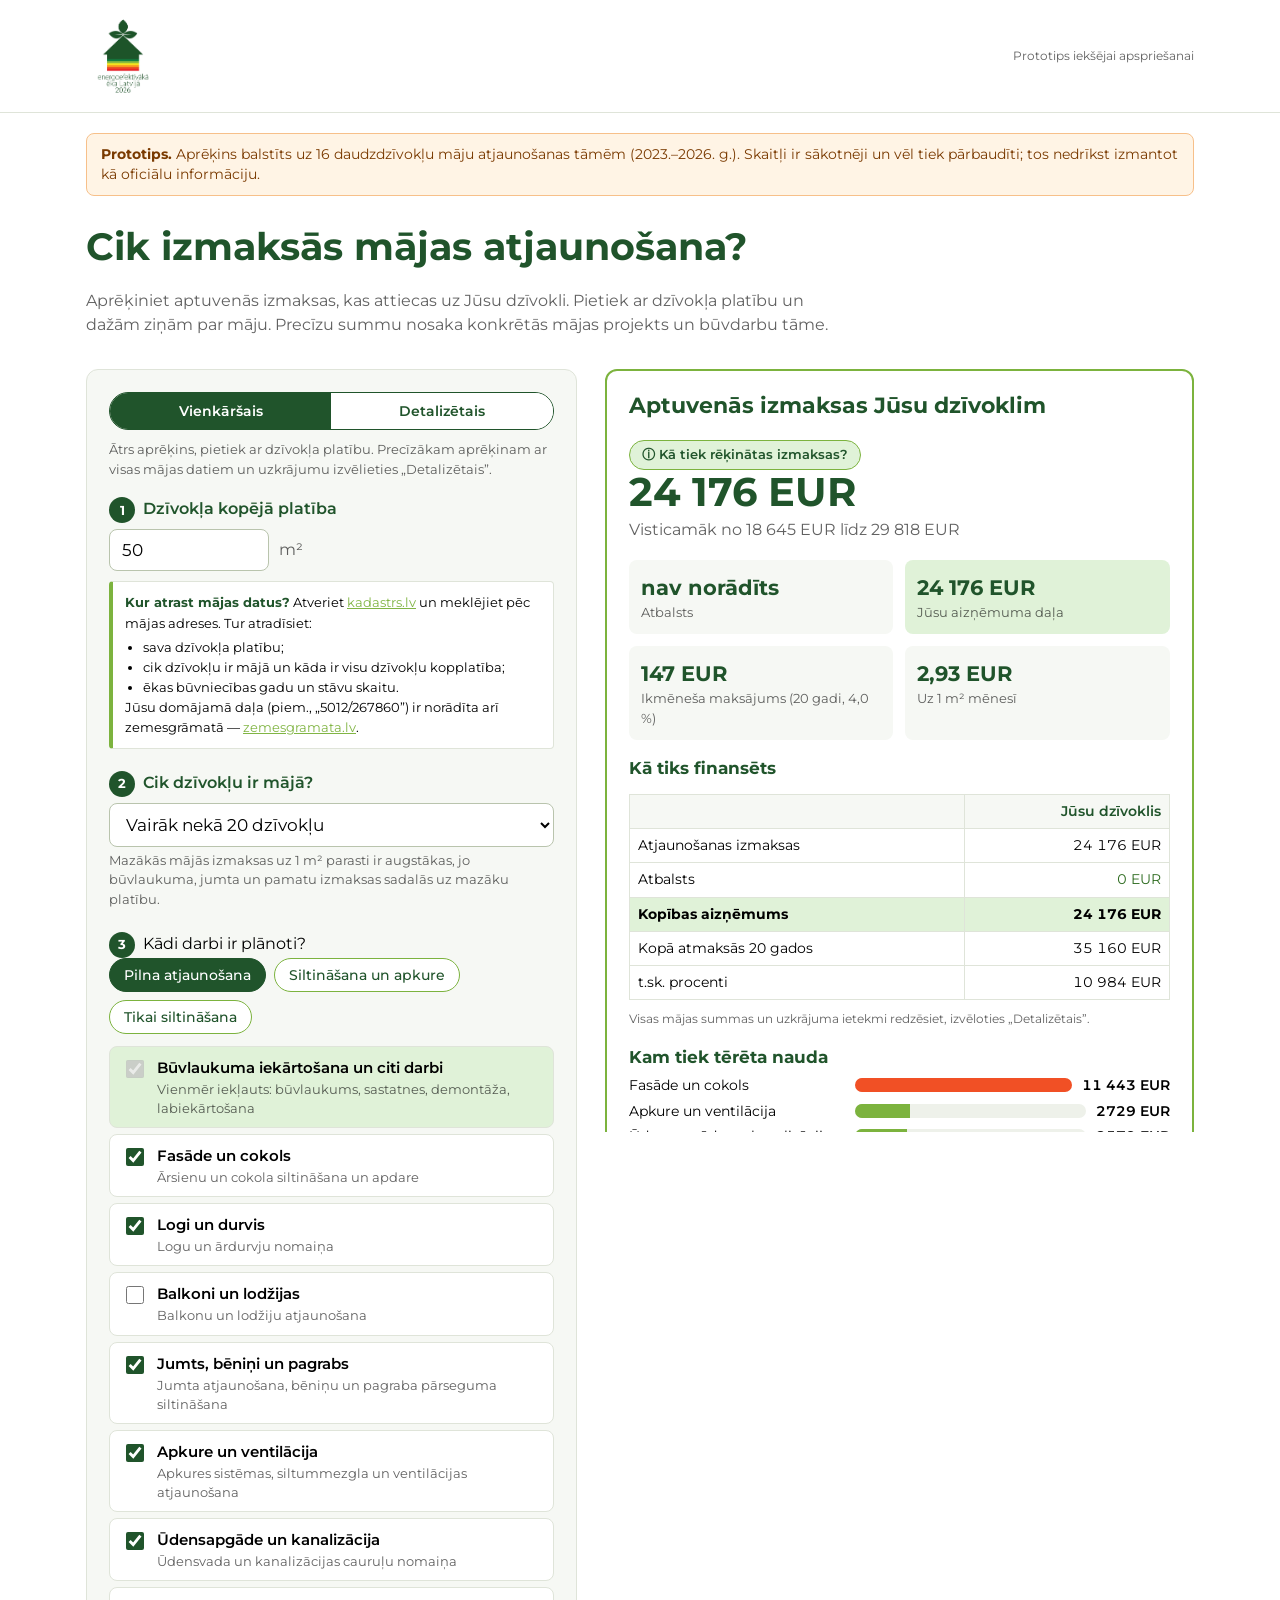
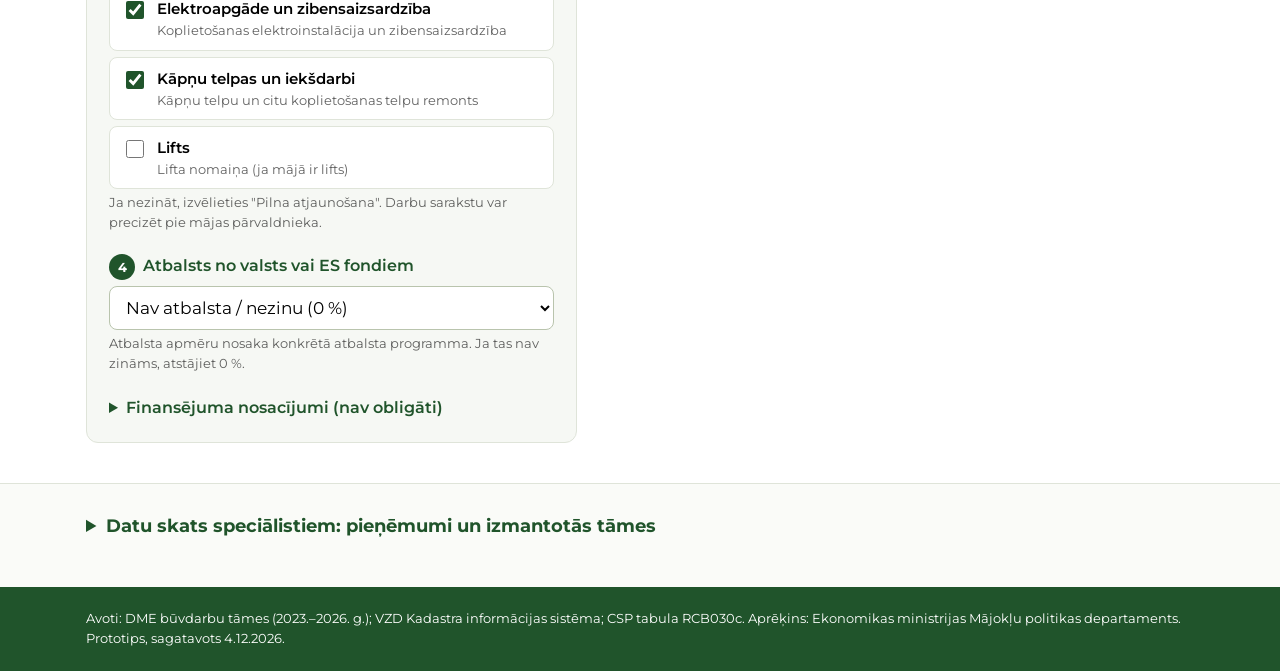
<file: kalkulators.html>
<!doctype html>
<html lang="lv">
<head>
<meta charset="utf-8">
<meta name="viewport" content="width=device-width, initial-scale=1">
<title>Mājas atjaunošanas izmaksu kalkulators — prototips</title>
<link rel="preconnect" href="https://fonts.googleapis.com">
<link rel="preconnect" href="https://fonts.gstatic.com" crossorigin>
<link href="https://fonts.googleapis.com/css2?family=Montserrat:wght@300;400;500;600;700&display=swap" rel="stylesheet">
<style>
:root{
  --g-dark:#20542b; --g:#7cb33e; --g-light:#81b544; --g-subtle:#e0f2d8; --orange:#f15025;
  --text:#000; --muted:rgba(0,0,0,.62); --bg:#fff; --bg-soft:#f6f8f4; --border:#dfe4d9; --r:.5rem;
  --font:'Montserrat',system-ui,-apple-system,'Segoe UI',sans-serif;
}
*{box-sizing:border-box}
body{margin:0;font-family:var(--font);color:var(--text);background:var(--bg);line-height:1.5}
h1,h2,h3{color:var(--g-dark);font-weight:700;line-height:1.2;margin:0 0 .5em}
h1{font-size:clamp(1.6rem,3.5vw,2.4rem)} h2{font-size:1.35rem} h3{font-size:1.05rem}
a{color:var(--g-light)} a:hover{color:var(--orange)}
.wrap{max-width:1140px;margin:0 auto;padding:0 16px}
header{border-bottom:1px solid var(--border);background:#fff}
header .wrap{display:flex;align-items:center;justify-content:space-between;gap:16px;padding-top:14px;padding-bottom:14px}
header img{height:84px;width:auto;display:block}
.proto{background:#fff4e5;border:1px solid #f7c08a;color:#7a3a00;font-size:.85rem;padding:10px 14px;border-radius:var(--r);margin:20px 0 0}
.hero{padding:28px 0 8px}
.hero p{color:var(--muted);max-width:760px;margin:0}
.grid{display:grid;grid-template-columns:minmax(0,5fr) minmax(0,6fr);gap:28px;margin:24px 0 40px}
@media (max-width:900px){.grid{grid-template-columns:1fr}}
.card{background:var(--bg-soft);border:1px solid var(--border);border-radius:12px;padding:22px}
.res{background:#fff;border:2px solid var(--g);position:sticky;top:12px;align-self:start}
@media (max-width:900px){.res{position:static}}
.step{margin-bottom:22px}
.step:last-child{margin-bottom:0}
.step-n{display:inline-flex;width:26px;height:26px;border-radius:50%;background:var(--g-dark);color:#fff;font-size:.8rem;font-weight:700;align-items:center;justify-content:center;margin-right:8px}
label.lbl{display:block;font-weight:600;color:var(--g-dark);margin-bottom:6px}
.hint{font-size:.82rem;color:var(--muted);margin-top:4px}
input[type=number],select{font-family:inherit;font-size:1.05rem;padding:10px 12px;border:1px solid #b9c4ad;border-radius:var(--r);width:100%;background:#fff}
input[type=number]:focus,select:focus{outline:2px solid var(--g);border-color:var(--g)}
.inline{display:flex;gap:10px;align-items:center}
.inline input{max-width:160px}
.unit{color:var(--muted)}
.chips{display:flex;flex-wrap:wrap;gap:8px;margin-bottom:12px}
.chip{font-family:inherit;border:1px solid var(--g);background:#fff;color:var(--g-dark);border-radius:30px;padding:7px 14px;font-size:.88rem;font-weight:500;cursor:pointer}
.chip.on{background:var(--g-dark);border-color:var(--g-dark);color:#fff}
.works{display:grid;gap:6px}
.work{display:flex;gap:10px;align-items:flex-start;background:#fff;border:1px solid var(--border);border-radius:var(--r);padding:9px 12px;cursor:pointer}
.work input{margin-top:4px;accent-color:var(--g-dark);width:18px;height:18px;flex:none}
.work b{font-weight:600;font-size:.95rem}
.work span{display:block;font-size:.8rem;color:var(--muted)}
.work.fixed{background:var(--g-subtle);cursor:default}
details.more{margin-top:6px}
details.more summary{cursor:pointer;color:var(--g-dark);font-weight:600}
.two{display:grid;grid-template-columns:1fr 1fr;gap:12px}
.big{font-size:clamp(1.8rem,4vw,2.5rem);font-weight:700;color:var(--g-dark);line-height:1.1}
.range{font-size:1rem;color:var(--muted);margin-top:4px}
.kpis{display:grid;grid-template-columns:1fr 1fr;gap:12px;margin:18px 0}
.kpi{background:var(--bg-soft);border-radius:var(--r);padding:12px}
.kpi .v{font-size:1.3rem;font-weight:700;color:var(--g-dark)}
.kpi .l{font-size:.8rem;color:var(--muted)}
.kpi.hl{background:var(--g-subtle)}
.bars{margin-top:8px}
.bar{display:grid;grid-template-columns:minmax(120px,40%) 1fr auto;gap:10px;align-items:center;font-size:.85rem;margin:5px 0}
.bar .t{height:14px;background:#eef1ea;border-radius:7px;overflow:hidden}
.bar .t i{display:block;height:100%;background:var(--g)}
.bar .t i.top{background:var(--orange)}
.bar .n{font-variant-numeric:tabular-nums;font-weight:600;min-width:72px;text-align:right}
.note{font-size:.8rem;color:var(--muted);margin-top:14px}
.note ul{margin:6px 0 0;padding-left:18px}
.warn{background:#fff4e5;border-left:4px solid var(--orange);padding:8px 12px;font-size:.85rem;margin-top:12px;border-radius:4px}
.expert{border-top:1px solid var(--border);padding:28px 0 48px;background:#fafbf8}
.expert summary{cursor:pointer;font-weight:700;color:var(--g-dark);font-size:1.15rem}
table{border-collapse:collapse;width:100%;font-size:.85rem;background:#fff}
th,td{border:1px solid var(--border);padding:6px 8px;text-align:left;vertical-align:top}
th{background:var(--g-dark);color:#fff;font-weight:600}
td.r,th.r{text-align:right;font-variant-numeric:tabular-nums}
tr.off td{color:#aaa;background:#f4f4f4}
.tbl{overflow-x:auto;margin:12px 0 20px}
.src{font-size:.78rem;color:var(--muted)}
footer{background:var(--g-dark);color:#fff;font-size:.82rem;padding:22px 0}
footer a{color:#cfe8b8}
.mode{display:flex;border:1px solid var(--g-dark);border-radius:30px;overflow:hidden;margin-bottom:20px}
.mode button{flex:1;font-family:inherit;font-size:.9rem;font-weight:600;border:0;background:#fff;color:var(--g-dark);padding:9px 10px;cursor:pointer}
.mode button.on{background:var(--g-dark);color:#fff}
body[data-mode=simple] .adv,body[data-mode=adv] .simple{display:none}
.info{background:#fff;border:1px solid var(--border);border-left:4px solid var(--g);border-radius:4px;padding:10px 12px;font-size:.84rem;margin-top:10px}
.info b{color:var(--g-dark)}
.info ul{margin:4px 0 0;padding-left:18px}
.share{background:var(--g-subtle);border-radius:var(--r);padding:8px 12px;font-size:.9rem;margin-top:10px}
.share b{color:var(--g-dark)}
.res-h{display:flex;justify-content:space-between;align-items:flex-start;gap:10px;flex-wrap:wrap}
.how{font-family:inherit;font-size:.82rem;font-weight:600;color:var(--g-dark);background:var(--g-subtle);border:1px solid var(--g);border-radius:30px;padding:5px 12px;cursor:pointer;white-space:nowrap}
.how:hover{background:var(--g);color:#fff}
table.fin{margin:8px 0 4px;font-size:.88rem}
table.fin th{background:var(--bg-soft);color:var(--g-dark)}
table.fin tr.tot td{font-weight:700;background:var(--g-subtle)}
table.fin td.minus{color:#2d6b1f}
dialog#how{border:0;border-radius:12px;padding:0;width:min(680px,calc(100vw - 32px));max-height:calc(100vh - 32px);box-shadow:0 10px 40px rgba(0,0,0,.3);font-family:var(--font)}
dialog#how::backdrop{background:rgba(0,0,0,.45)}
.dlg-h{display:flex;justify-content:space-between;align-items:center;gap:10px;padding:16px 20px;border-bottom:1px solid var(--border);position:sticky;top:0;background:#fff}
.dlg-h h2{margin:0;font-size:1.15rem}
.dlg-x{font-family:inherit;font-size:1.5rem;line-height:1;border:0;background:none;cursor:pointer;color:var(--muted);padding:0 4px}
.dlg-b{padding:16px 20px 22px;font-size:.92rem}
.dlg-b ol{padding-left:20px;margin:6px 0 14px}
.dlg-b li{margin-bottom:6px}
.ex{background:var(--bg-soft);border:1px solid var(--border);border-radius:var(--r);padding:12px 14px;margin:10px 0 14px}
.ex h3{margin:0 0 6px;font-size:.98rem}
.ex table{font-size:.86rem}
.ex td:first-child{width:60%}
</style>
</head>
<body data-mode="simple">
<header><div class="wrap">
  <img src="[data-uri]" alt="Energoefektīvāka ēka">
  <span class="src">Prototips iekšējai apspriešanai</span>
</div></header>

<main class="wrap">
  <div class="proto"><b>Prototips.</b> Aprēķins balstīts uz 16 daudzdzīvokļu māju atjaunošanas tāmēm (2023.–2026. g.). Skaitļi ir sākotnēji un vēl tiek pārbaudīti; tos nedrīkst izmantot kā oficiālu informāciju.</div>

  <section class="hero">
    <h1>Cik izmaksās mājas atjaunošana?</h1>
    <p>Aprēķiniet aptuvenās izmaksas, kas attiecas uz Jūsu dzīvokli. Pietiek ar dzīvokļa platību un dažām ziņām par māju. Precīzu summu nosaka konkrētās mājas projekts un būvdarbu tāme.</p>
  </section>

  <div class="grid">
    <!-- IEVADE -->
    <section class="card" aria-label="Ievaddati">
      <div class="mode" role="group" aria-label="Aprēķina veids">
        <button type="button" data-mode="simple" class="on" aria-pressed="true">Vienkāršais</button>
        <button type="button" data-mode="adv" aria-pressed="false">Detalizētais</button>
      </div>
      <p class="hint simple" style="margin:-10px 0 18px">Ātrs aprēķins, pietiek ar dzīvokļa platību. Precīzākam aprēķinam ar visas mājas datiem un uzkrājumu izvēlieties „Detalizētais”.</p>
      <p class="hint adv" style="margin:-10px 0 18px">Ievadiet mājas datus no kadastrs.lv — tad aprēķins balstīsies uz Jūsu domājamo daļu un parādīs arī visas mājas summas.</p>

      <div class="step">
        <label class="lbl" for="pl"><span class="step-n">1</span>Dzīvokļa kopējā platība</label>
        <div class="inline"><input id="pl" type="number" min="10" max="400" step="0.1" value="50" inputmode="decimal"><span class="unit">m²</span></div>
        <div class="info">
          <b>Kur atrast mājas datus?</b> Atveriet <a href="https://www.kadastrs.lv" target="_blank" rel="noopener">kadastrs.lv</a> un meklējiet pēc mājas adreses. Tur atradīsiet:
          <ul>
            <li>sava dzīvokļa platību;</li>
            <li>cik dzīvokļu ir mājā un kāda ir visu dzīvokļu kopplatība;</li>
            <li>ēkas būvniecības gadu un stāvu skaitu.</li>
          </ul>
          Jūsu domājamā daļa (piem., „5012/267860”) ir norādīta arī zemesgrāmatā — <a href="https://www.zemesgramata.lv" target="_blank" rel="noopener">zemesgramata.lv</a>.
        </div>
      </div>

      <div class="step simple">
        <label class="lbl" for="dz"><span class="step-n">2</span>Cik dzīvokļu ir mājā?</label>
        <select id="dz">
          <option value="small">Līdz 20 dzīvokļiem</option>
          <option value="large" selected>Vairāk nekā 20 dzīvokļu</option>
        </select>
        <div class="hint">Mazākās mājās izmaksas uz 1 m² parasti ir augstākas, jo būvlaukuma, jumta un pamatu izmaksas sadalās uz mazāku platību.</div>
      </div>

      <div class="step adv">
        <span class="lbl"><span class="step-n">2</span>Mājas dati</span>
        <div class="two">
          <div><label class="lbl" for="dzN" style="font-weight:500">Dzīvokļu skaits mājā</label>
            <div class="inline"><input id="dzN" type="number" min="2" max="500" step="1" value="60" inputmode="numeric"><span class="unit">dz.</span></div></div>
          <div><label class="lbl" for="plTot" style="font-weight:500">Visu dzīvokļu kopplatība</label>
            <div class="inline"><input id="plTot" type="number" min="20" max="100000" step="0.1" value="3000" inputmode="decimal"><span class="unit">m²</span></div></div>
        </div>
        <div class="hint">Abi skaitļi atrodami kadastrs.lv pie ēkas datiem. Kopplatībā neieskaita kāpņu telpas, pagrabus un citas koplietošanas telpas.</div>
        <div class="share" id="r-share">–</div>
      </div>

      <div class="step">
        <span class="lbl"><span class="step-n">3</span>Kādi darbi ir plānoti?</span>
        <div class="chips" role="group" aria-label="Darbu komplekti">
          <button type="button" class="chip" data-preset="pilna">Pilna atjaunošana</button>
          <button type="button" class="chip" data-preset="silt_apk">Siltināšana un apkure</button>
          <button type="button" class="chip" data-preset="silt">Tikai siltināšana</button>
        </div>
        <div class="works" id="works"></div>
        <div class="hint">Ja nezināt, izvēlieties "Pilna atjaunošana". Darbu sarakstu var precizēt pie mājas pārvaldnieka.</div>
      </div>

      <div class="step">
        <label class="lbl" for="atb"><span class="step-n">4</span>Atbalsts no valsts vai ES fondiem</label>
        <select id="atb">
          <option value="0" selected>Nav atbalsta / nezinu (0 %)</option>
          <option value="40">40 % no izmaksām</option>
          <option value="45">45 % no izmaksām</option>
          <option value="50">50 % no izmaksām</option>
        </select>
        <div class="hint">Atbalsta apmēru nosaka konkrētā atbalsta programma. Ja tas nav zināms, atstājiet 0 %.</div>
      </div>

      <details class="more">
        <summary>Finansējuma nosacījumi (nav obligāti)</summary>
        <div class="two" style="margin-top:10px">
          <div><label class="lbl" for="term">Atmaksas termiņš</label>
            <div class="inline"><input id="term" type="number" min="1" max="30" step="1" value="20"><span class="unit">gadi</span></div></div>
          <div><label class="lbl" for="rate">Procentu likme</label>
            <div class="inline"><input id="rate" type="number" min="0" max="20" step="0.1" value="4"><span class="unit">% gadā</span></div></div>
        </div>
        <div class="hint">Noklusējuma vērtības ir piemērs, nevis piedāvājums. Faktiskos nosacījumus nosaka aizdevējs.</div>
        <div class="adv" style="margin-top:14px">
          <label class="lbl" for="sav">Mājas uzkrājums remontu fondā</label>
          <div class="inline"><input id="sav" type="number" min="0" step="100" value="0" inputmode="decimal"><span class="unit">EUR</span></div>
          <div class="hint">Cik naudas mājai jau ir uzkrāts. To izmanto izmaksu segšanai, un par šo summu mazāk jāaizņemas. Summu var uzzināt pie mājas pārvaldnieka.</div>
        </div>
        <div class="hint simple" style="margin-top:10px">Mājas uzkrājumu var ievadīt detalizētajā režīmā.</div>
      </details>
    </section>

    <!-- REZULTĀTS -->
    <section class="card res" aria-live="polite" aria-label="Rezultāts">
      <div class="res-h">
        <h2>Aptuvenās izmaksas Jūsu dzīvoklim</h2>
        <button type="button" class="how" id="how-open">ⓘ Kā tiek rēķinātas izmaksas?</button>
      </div>
      <div class="big" id="r-typ">–</div>
      <div class="range" id="r-range">–</div>

      <div class="kpis">
        <div class="kpi"><div class="v" id="r-atb">–</div><div class="l">Atbalsts</div></div>
        <div class="kpi hl"><div class="v" id="r-own">–</div><div class="l">Jūsu aizņēmuma daļa</div></div>
        <div class="kpi"><div class="v" id="r-month">–</div><div class="l" id="r-month-l">Ikmēneša maksājums</div></div>
        <div class="kpi"><div class="v" id="r-m2">–</div><div class="l">Uz 1 m² mēnesī</div></div>
      </div>

      <h3>Kā tiks finansēts</h3>
      <div class="tbl" style="margin:0 0 6px"><table class="fin" id="fin"></table></div>
      <div class="src" id="fin-note" style="margin-bottom:18px"></div>

      <h3>Kam tiek tērēta nauda</h3>
      <div class="bars" id="bars"></div>
      <div id="warn"></div>

      <div class="note">
        Summās ir iekļauts PVN 21 %; cenas pārrēķinātas <span id="r-baze"></span> līmenī.
        <b>Nav iekļauts:</b>
        <ul>
          <li>projektēšana, būvuzraudzība un projekta vadība;</li>
          <li>neparedzēto izdevumu rezerve (tāmēs parasti 1,5–3 %);</li>
          <li>darbi dzīvokļu iekšienē, ja tie nav kopīpašuma daļa.</li>
        </ul>
        Diapazons parāda, kādās robežās izmaksas bijušas pusei no izvērtētajām mājām.
      </div>
    </section>
  </div>
</main>

<!-- SKAIDROJUMS -->
<dialog id="how" aria-labelledby="how-t">
  <div class="dlg-h"><h2 id="how-t">Kā tiek rēķinātas izmaksas?</h2><button type="button" class="dlg-x" id="how-close" aria-label="Aizvērt">×</button></div>
  <div class="dlg-b">
    <p style="margin-top:0">Daudzdzīvokļu mājas atjaunošanas izmaksas sedz visi dzīvokļu īpašnieki kopā. Katrs maksā <b>atbilstoši savai domājamajai daļai</b> — jo lielāks dzīvoklis, jo lielāka daļa.</p>
    <ol>
      <li><b>Izmaksas uz 1 m².</b> No 16 māju būvdarbu tāmēm aprēķina, cik vidēji maksā katrs izvēlētais darbs uz 1 m² dzīvokļu platības. Mazām mājām (līdz 20 dzīvokļiem) piemēro koeficientu, jo tur izmaksas uz 1 m² parasti ir augstākas.</li>
      <li><b>Visas mājas izmaksas</b> = izmaksas uz 1 m² × visu dzīvokļu kopplatība.</li>
      <li><b>Domājamā daļa</b> = Jūsu dzīvokļa platība ÷ visu dzīvokļu kopplatība.</li>
      <li><b>Jūsu daļa</b> = visas mājas summa × Jūsu domājamā daļa. Tāpat sadala atbalstu, uzkrājumu un aizņēmumu.</li>
      <li><b>Ikmēneša maksājums</b> — Jūsu aizņēmuma daļa, sadalīta pa mēnešiem visā atmaksas termiņā, ieskaitot procentus.</li>
    </ol>

    <div class="ex">
      <h3>Piemērs</h3>
      <table>
        <tr><td>Dzīvokļa platība</td><td class="r">50 m²</td></tr>
        <tr><td>Visu dzīvokļu kopplatība mājā</td><td class="r">2 500 m²</td></tr>
        <tr><td><b>Domājamā daļa</b> = 50 ÷ 2 500</td><td class="r"><b>2 %</b></td></tr>
        <tr><td>Visas mājas atjaunošanas izmaksas</td><td class="r">500 000 EUR</td></tr>
        <tr><td>Atbalsts 50 %</td><td class="r">–250 000 EUR</td></tr>
        <tr><td>No mājas uzkrājuma</td><td class="r">–20 000 EUR</td></tr>
        <tr><td>Kopības aizņēmums</td><td class="r">230 000 EUR</td></tr>
        <tr><td><b>Jūsu aizņēmuma daļa</b> = 230 000 × 2 %</td><td class="r"><b>4 600 EUR</b></td></tr>
      </table>
      <p class="src" style="margin:8px 0 0">Jūsu dzīvokļa izmaksas kopā: 500 000 × 2 % = 10 000 EUR. No tām atbalsts sedz 5 000 EUR, uzkrājums — 400 EUR, un 4 600 EUR ir Jūsu daļa no aizņēmuma.</p>
    </div>

    <div class="ex" id="how-yours"></div>

    <p class="src" style="margin-bottom:0">Dzīvokļa un mājas platības atradīsiet <a href="https://www.kadastrs.lv" target="_blank" rel="noopener">kadastrs.lv</a>, domājamo daļu — zemesgrāmatā (<a href="https://www.zemesgramata.lv" target="_blank" rel="noopener">zemesgramata.lv</a>). Aprēķins ir aptuvens; precīzu summu nosaka konkrētās mājas projekts un būvdarbu tāme.</p>
  </div>
</dialog>

<!-- SPECIĀLISTU SKATS -->
<section class="expert"><div class="wrap">
  <details id="exp">
    <summary>Datu skats speciālistiem: pieņēmumi un izmantotās tāmes</summary>
    <p class="src" style="margin-top:12px">Šo sadaļu iedzīvotāji neredzēs. Atzīmējot vai noņemot ēkas, aprēķins augšā mainās uzreiz — tā var pārbaudīt, kā atsevišķas tāmes ietekmē rezultātu.</p>

    <h3 style="margin-top:20px">Izmaksas pa darbu veidiem, EUR uz m² dzīvokļu platības (ar PVN)</h3>
    <div class="tbl"><table id="t-kat"></table></div>
    <p class="src" id="t-kat-note"></p>

    <h3>Tāmes</h3>
    <div class="tbl"><table id="t-ekas"></table></div>

    <h3>Metodika</h3>
    <ul class="src" style="font-size:.85rem">
      <li>Izejas dati: 17 DME būvdarbu tāmes (16 ēkas). Izmaksas = tāmes "Pavisam kopā" (tiešās izmaksas, virsizdevumi, peļņa) + PVN 21 %. Finanšu rezerve nav iekļauta.</li>
      <li>Dzīvokļu platība un skaits — VZD Kadastra informācijas sistēma. Izmaksas attiecinātas uz dzīvokļu kopplatību (bez koplietošanas telpām).</li>
      <li>Cenas pārrēķinātas vienā līmenī pēc CSP būvniecības izmaksu indeksa dzīvojamām ēkām (tabula RCB030c), ņemot vērā tāmes sastādīšanas ceturksni.</li>
      <li>Tāmju sadaļas apvienotas 11 darbu veidos. Katram darbu veidam aprēķina 25. procentili, mediānu un 75. procentili tikai starp ēkām, kurās šis darbs ir veikts. Dzīvokļa izmaksas = izvēlēto darbu vērtību summa × dzīvokļa platība × mājas lieluma koeficients.</li>
      <li>Mājas lieluma koeficients = mediāna attiecībai "faktiskās tāmes izmaksas / aprēķinātās izmaksas" attiecīgās grupas ēkām. Tas koriģē mēroga efektu mazās mājās.</li>
      <li>Ierobežojumi: maza izlase (16 ēkas, no tām 11 Rīgā); tāmes nav faktiskās izmaksas; rezultāti jāpārbauda pret īstenoto projektu datiem.</li>
    </ul>
  </details>
</div></section>

<footer><div class="wrap">
  Avoti: DME būvdarbu tāmes (2023.–2026. g.); VZD Kadastra informācijas sistēma; CSP tabula RCB030c. Aprēķins: Ekonomikas ministrijas Mājokļu politikas departaments. Prototips, sagatavots <span id="f-date"></span>
</div></footer>

<script>
const DATA = {"baze": "2026Q2", "kat": ["Būvlaukums un sagatavošana", "Fasāde un cokols", "Logi un durvis", "Balkoni un lodžijas", "Jumts, bēniņi un pagrabs", "Apkure un ventilācija", "Ūdensapgāde un kanalizācija", "Elektroapgāde un zibensaizsardzība", "Kāpņu telpas un iekšdarbi", "Lifts", "Citi darbi"], "ekas": [{"id": "DME3-245", "adrese": "Kvēles iela 39, Rīga", "serija": "464. sērija", "gads": 1964, "stavi": 5, "dz": 60, "pl": 2678.6, "pilna": true, "q": "2025Q3", "kat": {"Būvlaukums un sagatavošana": 19.82, "Fasāde un cokols": 98.37, "Logi un durvis": 55.85, "Balkoni un lodžijas": 34.34, "Jumts, bēniņi un pagrabs": 34.55, "Apkure un ventilācija": 54.28, "Ūdensapgāde un kanalizācija": 52.09, "Elektroapgāde un zibensaizsardzība": 0.0, "Kāpņu telpas un iekšdarbi": 0.0, "Lifts": 0.0, "Citi darbi": 3.67}, "rez": 0.0}, {"id": "DME3-29", "adrese": "Cialkovska iela 12, Daugavpils", "serija": "316./318. sērija", "gads": 1967, "stavi": 5, "dz": 82, "pl": 3931.9, "pilna": true, "q": "2025Q4", "kat": {"Būvlaukums un sagatavošana": 11.94, "Fasāde un cokols": 203.48, "Logi un durvis": 23.19, "Balkoni un lodžijas": 0.0, "Jumts, bēniņi un pagrabs": 55.93, "Apkure un ventilācija": 59.48, "Ūdensapgāde un kanalizācija": 47.93, "Elektroapgāde un zibensaizsardzība": 12.02, "Kāpņu telpas un iekšdarbi": 8.7, "Lifts": 0.0, "Citi darbi": 14.43}, "rez": 0.0}, {"id": "DME3-243", "adrese": "Ropažu iela 5, Rīga", "serija": "Specprojekts", "gads": 1972, "stavi": 5, "dz": 110, "pl": 6150.1, "pilna": true, "q": "2025Q2", "kat": {"Būvlaukums un sagatavošana": 6.83, "Fasāde un cokols": 253.24, "Logi un durvis": 41.05, "Balkoni un lodžijas": 0.0, "Jumts, bēniņi un pagrabs": 52.53, "Apkure un ventilācija": 62.34, "Ūdensapgāde un kanalizācija": 27.66, "Elektroapgāde un zibensaizsardzība": 8.51, "Kāpņu telpas un iekšdarbi": 24.88, "Lifts": 0.0, "Citi darbi": 0.0}, "rez": 0.0}, {"id": "DME3-53", "adrese": "Stūres iela 2A, Rīga", "serija": "464. sērija", "gads": 1970, "stavi": 5, "dz": 60, "pl": 3120.5, "pilna": true, "q": "2025Q3", "kat": {"Būvlaukums un sagatavošana": 34.7, "Fasāde un cokols": 228.63, "Logi un durvis": 51.43, "Balkoni un lodžijas": 0.0, "Jumts, bēniņi un pagrabs": 59.35, "Apkure un ventilācija": 58.98, "Ūdensapgāde un kanalizācija": 45.29, "Elektroapgāde un zibensaizsardzība": 0.0, "Kāpņu telpas un iekšdarbi": 0.0, "Lifts": 0.0, "Citi darbi": 0.0}, "rez": 0.0}, {"id": "DME3-140", "adrese": "Nīcgales iela 19, Rīga", "serija": "464. sērija", "gads": 1971, "stavi": 5, "dz": 60, "pl": 2788.5, "pilna": true, "q": "2025Q3", "kat": {"Būvlaukums un sagatavošana": 31.64, "Fasāde un cokols": 252.54, "Logi un durvis": 22.12, "Balkoni un lodžijas": 0.0, "Jumts, bēniņi un pagrabs": 45.64, "Apkure un ventilācija": 53.26, "Ūdensapgāde un kanalizācija": 28.39, "Elektroapgāde un zibensaizsardzība": 8.19, "Kāpņu telpas un iekšdarbi": 38.4, "Lifts": 0.0, "Citi darbi": 6.63}, "rez": 14.6}, {"id": "DME3-38", "adrese": "Brīvības gatve 310, Rīga", "serija": "Specprojekts", "gads": 1959, "stavi": 6, "dz": 68, "pl": 5195.2, "pilna": true, "q": "2025Q2", "kat": {"Būvlaukums un sagatavošana": 9.03, "Fasāde un cokols": 305.38, "Logi un durvis": 18.58, "Balkoni un lodžijas": 0.0, "Jumts, bēniņi un pagrabs": 12.4, "Apkure un ventilācija": 90.93, "Ūdensapgāde un kanalizācija": 55.2, "Elektroapgāde un zibensaizsardzība": 32.8, "Kāpņu telpas un iekšdarbi": 25.57, "Lifts": 0.0, "Citi darbi": 0.0}, "rez": 0.0}, {"id": "DME3-258", "adrese": "Džohara Dudajeva gatve 13, Rīga", "serija": "464. sērija", "gads": 1976, "stavi": 5, "dz": 89, "pl": 4370.1, "pilna": true, "q": "2026Q1", "kat": {"Būvlaukums un sagatavošana": 23.96, "Fasāde un cokols": 249.94, "Logi un durvis": 61.53, "Balkoni un lodžijas": 0.0, "Jumts, bēniņi un pagrabs": 35.22, "Apkure un ventilācija": 54.43, "Ūdensapgāde un kanalizācija": 61.68, "Elektroapgāde un zibensaizsardzība": 16.27, "Kāpņu telpas un iekšdarbi": 39.37, "Lifts": 0.0, "Citi darbi": 1.11}, "rez": 16.31}, {"id": "DME3-147", "adrese": "Stirnu iela 35A, Rīga", "serija": "602. sērija", "gads": 1972, "stavi": 9, "dz": 72, "pl": 4002.9, "pilna": true, "q": "2026Q1", "kat": {"Būvlaukums un sagatavošana": 30.35, "Fasāde un cokols": 233.9, "Logi un durvis": 59.36, "Balkoni un lodžijas": 46.25, "Jumts, bēniņi un pagrabs": 32.51, "Apkure un ventilācija": 50.87, "Ūdensapgāde un kanalizācija": 75.69, "Elektroapgāde un zibensaizsardzība": 5.75, "Kāpņu telpas un iekšdarbi": 18.4, "Lifts": 25.78, "Citi darbi": 7.59}, "rez": 17.59}, {"id": "DME3-5", "adrese": "Auces iela 7, Rīga", "serija": "Pirmskara ēka", "gads": 1938, "stavi": 3, "dz": 10, "pl": 501.7, "pilna": true, "q": "2023Q3", "kat": {"Būvlaukums un sagatavošana": 29.39, "Fasāde un cokols": 240.04, "Logi un durvis": 87.42, "Balkoni un lodžijas": 0.0, "Jumts, bēniņi un pagrabs": 171.45, "Apkure un ventilācija": 116.0, "Ūdensapgāde un kanalizācija": 85.56, "Elektroapgāde un zibensaizsardzība": 0.0, "Kāpņu telpas un iekšdarbi": 20.46, "Lifts": 0.0, "Citi darbi": 0.0}, "rez": 0.0}, {"id": "DME3-125", "adrese": "Stirnu iela 33, Rīga", "serija": "602. sērija", "gads": 1972, "stavi": 9, "dz": 72, "pl": 4018.8, "pilna": true, "q": "2025Q4", "kat": {"Būvlaukums un sagatavošana": 14.73, "Fasāde un cokols": 318.89, "Logi un durvis": 54.02, "Balkoni un lodžijas": 66.9, "Jumts, bēniņi un pagrabs": 44.23, "Apkure un ventilācija": 55.71, "Ūdensapgāde un kanalizācija": 69.48, "Elektroapgāde un zibensaizsardzība": 27.67, "Kāpņu telpas un iekšdarbi": 33.85, "Lifts": 36.93, "Citi darbi": 1.25}, "rez": 10.85}, {"id": "DME3-171", "adrese": "Matīsa iela 33, Rīga", "serija": "Pirmskara ēka", "gads": 1912, "stavi": 6, "dz": 6, "pl": 517.2, "pilna": true, "q": "2025Q4", "kat": {"Būvlaukums un sagatavošana": 39.55, "Fasāde un cokols": 381.68, "Logi un durvis": 191.71, "Balkoni un lodžijas": 0.0, "Jumts, bēniņi un pagrabs": 125.25, "Apkure un ventilācija": 109.5, "Ūdensapgāde un kanalizācija": 87.71, "Elektroapgāde un zibensaizsardzība": 22.59, "Kāpņu telpas un iekšdarbi": 80.74, "Lifts": 0.0, "Citi darbi": 2.7}, "rez": 10.41}, {"id": "DME3-314", "adrese": "Stacijas iela 18, Olaine, Olaines nov.", "serija": "316./318. sērija", "gads": 1966, "stavi": 5, "dz": 85, "pl": 3987.2, "pilna": false, "q": "2025Q2", "kat": {"Būvlaukums un sagatavošana": 4.56, "Fasāde un cokols": 143.62, "Logi un durvis": 23.36, "Balkoni un lodžijas": 0.0, "Jumts, bēniņi un pagrabs": 34.25, "Apkure un ventilācija": 58.42, "Ūdensapgāde un kanalizācija": 0.0, "Elektroapgāde un zibensaizsardzība": 1.67, "Kāpņu telpas un iekšdarbi": 13.45, "Lifts": 0.0, "Citi darbi": 4.01}, "rez": 8.5}, {"id": "DME3-311", "adrese": "Jelgavas iela 12, Olaine, Olaines nov.", "serija": "Mazģimeņu māja", "gads": 1980, "stavi": 6, "dz": 74, "pl": 3146.0, "pilna": false, "q": "2025Q3", "kat": {"Būvlaukums un sagatavošana": 18.46, "Fasāde un cokols": 108.38, "Logi un durvis": 77.72, "Balkoni un lodžijas": 0.0, "Jumts, bēniņi un pagrabs": 38.43, "Apkure un ventilācija": 38.84, "Ūdensapgāde un kanalizācija": 0.0, "Elektroapgāde un zibensaizsardzība": 3.74, "Kāpņu telpas un iekšdarbi": 23.63, "Lifts": 0.0, "Citi darbi": 2.31}, "rez": 9.35}, {"id": "DME3-316", "adrese": "Stacijas iela 34, Olaine, Olaines nov.", "serija": "Mazģimeņu māja", "gads": 1980, "stavi": 6, "dz": 74, "pl": 3170.3, "pilna": false, "q": "2025Q3", "kat": {"Būvlaukums un sagatavošana": 4.68, "Fasāde un cokols": 133.98, "Logi un durvis": 71.16, "Balkoni un lodžijas": 0.0, "Jumts, bēniņi un pagrabs": 40.32, "Apkure un ventilācija": 44.78, "Ūdensapgāde un kanalizācija": 0.0, "Elektroapgāde un zibensaizsardzība": 2.23, "Kāpņu telpas un iekšdarbi": 26.43, "Lifts": 0.0, "Citi darbi": 2.99}, "rez": 9.8}, {"id": "DME3-202", "adrese": "Kalna iela 4, Rubene, Kocēnu pag., Valmieras nov.", "serija": "103. sērija", "gads": 1992, "stavi": 3, "dz": 18, "pl": 1299.7, "pilna": false, "q": "2026Q1", "kat": {"Būvlaukums un sagatavošana": 36.81, "Fasāde un cokols": 249.79, "Logi un durvis": 70.29, "Balkoni un lodžijas": 0.0, "Jumts, bēniņi un pagrabs": 83.25, "Apkure un ventilācija": 77.56, "Ūdensapgāde un kanalizācija": 0.0, "Elektroapgāde un zibensaizsardzība": 0.0, "Kāpņu telpas un iekšdarbi": 0.0, "Lifts": 0.0, "Citi darbi": 3.18}, "rez": -0.0}, {"id": "DME3-50", "adrese": "Dzintarkrasti, Loja, Sējas pag., Saulkrastu nov.", "serija": "103. sērija", "gads": 1981, "stavi": 3, "dz": 18, "pl": 1192.5, "pilna": false, "q": "2025Q2", "kat": {"Būvlaukums un sagatavošana": 85.19, "Fasāde un cokols": 407.11, "Logi un durvis": 48.04, "Balkoni un lodžijas": 0.0, "Jumts, bēniņi un pagrabs": 109.29, "Apkure un ventilācija": 0.0, "Ūdensapgāde un kanalizācija": 0.0, "Elektroapgāde un zibensaizsardzība": 0.0, "Kāpņu telpas un iekšdarbi": 0.0, "Lifts": 0.0, "Citi darbi": 7.15}, "rez": -0.0}]};

const DESC = {
  'Fasāde un cokols': 'Ārsienu un cokola siltināšana un apdare',
  'Jumts, bēniņi un pagrabs': 'Jumta atjaunošana, bēniņu un pagraba pārseguma siltināšana',
  'Logi un durvis': 'Logu un ārdurvju nomaiņa',
  'Apkure un ventilācija': 'Apkures sistēmas, siltummezgla un ventilācijas atjaunošana',
  'Ūdensapgāde un kanalizācija': 'Ūdensvada un kanalizācijas cauruļu nomaiņa',
  'Elektroapgāde un zibensaizsardzība': 'Koplietošanas elektroinstalācija un zibensaizsardzība',
  'Kāpņu telpas un iekšdarbi': 'Kāpņu telpu un citu koplietošanas telpu remonts',
  'Balkoni un lodžijas': 'Balkonu un lodžiju atjaunošana',
  'Lifts': 'Lifta nomaiņa (ja mājā ir lifts)'
};
const FIXED = ['Būvlaukums un sagatavošana', 'Citi darbi'];
const FIXED_LABEL = 'Būvlaukuma iekārtošana un citi darbi';
const PRESETS = {
  pilna: ['Fasāde un cokols','Jumts, bēniņi un pagrabs','Logi un durvis','Apkure un ventilācija','Ūdensapgāde un kanalizācija','Elektroapgāde un zibensaizsardzība','Kāpņu telpas un iekšdarbi'],
  silt_apk: ['Fasāde un cokols','Jumts, bēniņi un pagrabs','Logi un durvis','Apkure un ventilācija'],
  silt: ['Fasāde un cokols','Jumts, bēniņi un pagrabs','Logi un durvis']
};
const SMALL = 20;
const $ = id => document.getElementById(id);
const eur = v => Math.round(v).toLocaleString('lv-LV') + ' EUR';
const area = v => num(v, v % 1 ? 1 : 0);
const num = (v, d=0) => v.toLocaleString('lv-LV', {minimumFractionDigits:d, maximumFractionDigits:d});
const included = new Set(DATA.ekas.map(e => e.id));

// Excel QUARTILE.INC / PERCENTILE.INC
function pct(arr, p){
  if(!arr.length) return 0;
  const a = [...arr].sort((x,y)=>x-y), h = (a.length-1)*p, lo = Math.floor(h), hi = Math.ceil(h);
  return a[lo] + (a[hi]-a[lo])*(h-lo);
}
function stats(){
  const E = DATA.ekas.filter(e => included.has(e.id)), S = {};
  for(const k of DATA.kat){
    const v = E.map(e => e.kat[k]).filter(x => x > 0);
    S[k] = {n:v.length, p25:pct(v,.25), med:pct(v,.5), p75:pct(v,.75)};
  }
  // mājas lieluma koeficients: faktiskais / aprēķinātais (ar visu ēku mediānām) katrā grupā
  const ratio = {small:[], large:[]};
  for(const e of E){
    let pred = 0, act = 0;
    for(const k of DATA.kat){ if(e.kat[k] > 0){ pred += S[k].med; act += e.kat[k]; } }
    if(pred > 0) ratio[e.dz <= SMALL ? 'small' : 'large'].push(act/pred);
  }
  const f = {small: ratio.small.length ? pct(ratio.small,.5) : 1, large: ratio.large.length ? pct(ratio.large,.5) : 1,
             nSmall: ratio.small.length, nLarge: ratio.large.length};
  return {S, f, n:E.length};
}

// --- darbu saraksts
function buildWorks(){
  const box = $('works');
  const fx = document.createElement('div'); fx.className = 'work fixed';
  fx.innerHTML = `<input type="checkbox" checked disabled><div><b>${FIXED_LABEL}</b><span>Vienmēr iekļauts: būvlaukums, sastatnes, demontāža, labiekārtošana</span></div>`;
  box.appendChild(fx);
  for(const k of DATA.kat){
    if(FIXED.includes(k)) continue;
    const l = document.createElement('label'); l.className = 'work';
    l.innerHTML = `<input type="checkbox" data-k="${k}"><div><b>${k}</b><span>${DESC[k]||''}</span></div>`;
    box.appendChild(l);
  }
  box.addEventListener('change', () => { markPreset(); calc(); });
}
function setPreset(p){
  document.querySelectorAll('#works input[data-k]').forEach(i => i.checked = PRESETS[p].includes(i.dataset.k));
  markPreset(); calc();
}
function markPreset(){
  const sel = [...document.querySelectorAll('#works input[data-k]:checked')].map(i => i.dataset.k).sort().join('|');
  document.querySelectorAll('.chip').forEach(c => c.classList.toggle('on', [...PRESETS[c.dataset.preset]].sort().join('|') === sel));
}

// --- aprēķins
function calc(){
  const {S, f} = stats();
  const pl = Math.max(0, parseFloat($('pl').value) || 0);
  const adv = document.body.dataset.mode === 'adv';
  const dzN = Math.max(0, parseInt($('dzN').value) || 0);
  const plTotIn = Math.max(0, parseFloat($('plTot').value) || 0);
  // detalizētajā režīmā mājas lielumu nosaka precīzais dzīvokļu skaits
  const grp = adv && dzN ? (dzN <= SMALL ? 'small' : 'large') : $('dz').value;
  const k = f[grp];
  const sel = [...FIXED, ...[...document.querySelectorAll('#works input[data-k]:checked')].map(i => i.dataset.k)];
  let lo = 0, med = 0, hi = 0; const parts = [];
  for(const c of sel){ lo += S[c].p25; med += S[c].med; hi += S[c].p75; parts.push([c, S[c].med]); }
  const perM2 = med*k;
  lo *= k*pl; med *= k*pl; hi *= k*pl;
  const atb = Math.min(100, Math.max(0, parseFloat($('atb').value) || 0))/100;
  const yrs = Math.max(1, parseFloat($('term').value) || 20), n = yrs*12;
  const r = Math.max(0, parseFloat($('rate').value) || 0)/100/12;
  const pay = sum => r > 0 ? sum*r/(1-Math.pow(1+r,-n)) : sum/n;

  // visa māja un domājamā daļa (tikai detalizētajā režīmā)
  const house = adv && pl && plTotIn >= pl;
  const share = house ? pl/plTotIn : 0;
  let H = null;
  if(house){
    const cost = perM2*plTotIn, a = cost*atb;
    const sv = Math.min(Math.max(0, parseFloat($('sav').value) || 0), cost - a);
    H = {cost, atb:a, sav:sv, loan:cost - a - sv};
  }
  const own = H ? H.loan*share : med*(1-atb);
  const savOwn = H ? H.sav*share : 0;
  const month = pay(own);

  $('r-typ').textContent = pl ? eur(med) : '–';
  $('r-range').textContent = pl ? `Visticamāk no ${eur(lo)} līdz ${eur(hi)}` : 'Ievadiet dzīvokļa platību';
  $('r-atb').textContent = atb ? '–' + eur(med*atb) : 'nav norādīts';
  $('r-own').textContent = eur(own);
  $('r-month').textContent = eur(month);
  $('r-month-l').textContent = `Ikmēneša maksājums (${num(yrs)} gadi, ${num(r*1200,1)} %)`;
  $('r-m2').textContent = pl ? num(month/pl, 2) + ' EUR' : '–';

  // domājamā daļa
  $('r-share').innerHTML = house
    ? `Jūsu domājamā daļa: ${area(pl)} ÷ ${area(plTotIn)} m² = <b>${num(share*100,2)} %</b>`
    : (pl && plTotIn && plTotIn < pl ? 'Visu dzīvokļu kopplatībai jābūt lielākai par Jūsu dzīvokļa platību.' : 'Ievadiet visu dzīvokļu kopplatību, lai aprēķinātu domājamo daļu.');

  // finansējuma tabula
  const totPaid = month*n;
  const rowsF = [
    ['Atjaunošanas izmaksas', H && H.cost, med, ''],
    [atb ? `Atbalsts (${num(atb*100)} %)` : 'Atbalsts', H && H.atb, med*atb, 'minus'],
  ];
  if(adv) rowsF.push(['No mājas uzkrājuma', H && H.sav, savOwn, 'minus']);
  rowsF.push(['Kopības aizņēmums', H && H.loan, own, 'tot']);
  rowsF.push([`Kopā atmaksās ${num(yrs)} gados`, H && pay(H.loan)*n, totPaid, '']);
  rowsF.push(['t.sk. procenti', H && (pay(H.loan)*n - H.loan), totPaid - own, '']);
  const cell = (v, cls) => `<td class="r${cls==='minus'?' minus':''}">${v == null || v === false ? '–' : (cls==='minus' && v ? '–' : '') + eur(v)}</td>`;
  $('fin').innerHTML = `<tr><th></th>${H ? '<th class="r">Visa māja</th>' : ''}<th class="r">Jūsu dzīvoklis</th></tr>` +
    rowsF.map(x => `<tr${x[3]==='tot'?' class="tot"':''}><td>${x[0]}</td>${H ? cell(x[1], x[3]) : ''}${cell(pl ? x[2] : null, x[3])}</tr>`).join('');
  $('fin-note').textContent = !adv
    ? 'Visas mājas summas un uzkrājuma ietekmi redzēsiet, izvēloties „Detalizētais”.'
    : H ? `Kopības aizņēmumu ņem visa māja kopā; katrs dzīvoklis to atmaksā atbilstoši savai domājamajai daļai (${num(share*100,2)} %).`
        : 'Ievadiet visu dzīvokļu kopplatību, lai redzētu visas mājas summas.';

  renderHow({pl, perM2, plTot: house ? plTotIn : 0, share, med, atb, H, own, savOwn, month, yrs});

  // joslas: fiksētās pozīcijas apvienotas
  const fixedSum = S[FIXED[0]].med + S[FIXED[1]].med;
  const rows = parts.filter(p => !FIXED.includes(p[0])).map(p => [p[0], p[1]]);
  rows.push([FIXED_LABEL, fixedSum]);
  rows.sort((a,b) => b[1]-a[1]);
  const max = Math.max(...rows.map(x => x[1]), 1);
  $('bars').innerHTML = rows.map((x,i) =>
    `<div class="bar"><span>${x[0]}</span><span class="t"><i class="${i===0?'top':''}" style="width:${(x[1]/max*100).toFixed(1)}%"></i></span><span class="n">${eur(x[1]*k*pl)}</span></div>`).join('');

  const w = [];
  const thin = sel.filter(c => S[c].n > 0 && S[c].n < 4 && !FIXED.includes(c));
  if(thin.length) w.push(`Darbu veidam "${thin.join('", "')}" ir mazāk nekā 4 tāmes — aplēse ir mazāk ticama.`);
  if(grp === 'small') w.push('Mazām mājām aplēse balstīta uz nelielu tāmju skaitu, tāpēc izkliede ir lielāka.');
  $('warn').innerHTML = w.map(t => `<div class="warn">${t}</div>`).join('');
  renderExpert(S, f);
}

// --- skaidrojuma logs: tas pats aprēķins ar lietotāja skaitļiem
function renderHow(d){
  const box = $('how-yours');
  if(!d.pl){ box.innerHTML = '<h3>Jūsu aprēķins</h3><p class="src" style="margin:0">Ievadiet dzīvokļa platību, lai redzētu savu aprēķinu.</p>'; return; }
  const tr = (l, v, b) => `<tr><td>${b ? '<b>'+l+'</b>' : l}</td><td class="r">${b ? '<b>'+v+'</b>' : v}</td></tr>`;
  let h = '<h3>Jūsu aprēķins</h3><table>';
  h += tr('Izmaksas uz 1 m² izvēlētajiem darbiem', num(d.perM2, 2) + ' EUR');
  if(d.H){
    h += tr('Visu dzīvokļu kopplatība', area(d.plTot) + ' m²');
    h += tr('Visas mājas izmaksas = ' + num(d.perM2, 2) + ' × ' + area(d.plTot), eur(d.H.cost));
    h += tr('Domājamā daļa = ' + area(d.pl) + ' ÷ ' + area(d.plTot), num(d.share*100, 2) + ' %', true);
    h += tr('Jūsu dzīvokļa izmaksas = ' + eur(d.H.cost) + ' × ' + num(d.share*100, 2) + ' %', eur(d.med));
    if(d.atb) h += tr(`Atbalsts ${num(d.atb*100)} %`, '–' + eur(d.med*d.atb));
    if(d.savOwn) h += tr('Jūsu daļa no uzkrājuma', '–' + eur(d.savOwn));
  } else {
    h += tr('Jūsu dzīvokļa izmaksas = ' + num(d.perM2, 2) + ' × ' + area(d.pl) + ' m²', eur(d.med));
    if(d.atb) h += tr(`Atbalsts ${num(d.atb*100)} %`, '–' + eur(d.med*d.atb));
  }
  h += tr('Jūsu aizņēmuma daļa', eur(d.own), true);
  h += tr(`Ikmēneša maksājums (${num(d.yrs)} gadi)`, eur(d.month));
  h += '</table>';
  if(!d.H) h += '<p class="src" style="margin:8px 0 0">Vienkāršajā režīmā mājas kopplatība nav zināma, tāpēc izmaksas uz 1 m² reizina uzreiz ar Jūsu dzīvokļa platību — rezultāts ir tāds pats kā rēķinot pēc domājamās daļas. Detalizētajā režīmā redzēsiet arī visas mājas summas.</p>';
  box.innerHTML = h;
}

// --- režīms un skaidrojuma logs
function setMode(m){
  document.body.dataset.mode = m;
  document.querySelectorAll('.mode button').forEach(b => { const on = b.dataset.mode === m; b.classList.toggle('on', on); b.setAttribute('aria-pressed', on); });
  if(m === 'adv') document.querySelector('details.more').open = true;
  calc();
}

// --- speciālistu tabulas
function renderExpert(S, f){
  let h = '<tr><th>Darbu veids</th><th class="r">Tāmju skaits</th><th class="r">25. procentile</th><th class="r">Mediāna</th><th class="r">75. procentile</th></tr>';
  for(const k of DATA.kat) h += `<tr><td>${k}</td><td class="r">${S[k].n}</td><td class="r">${num(S[k].p25)}</td><td class="r"><b>${num(S[k].med)}</b></td><td class="r">${num(S[k].p75)}</td></tr>`;
  $('t-kat').innerHTML = h;
  $('t-kat-note').textContent = `Mājas lieluma koeficients: līdz ${SMALL} dzīvokļiem — ${num(f.small,2)} (${f.nSmall} ēkas); vairāk nekā ${SMALL} — ${num(f.large,2)} (${f.nLarge} ēkas). Iekļautas ${included.size} no ${DATA.ekas.length} ēkām.`;
}
function buildEkas(){
  let h = '<tr><th>Iekļaut</th><th>Tāme</th><th>Adrese</th><th>Sērija</th><th class="r">Gads</th><th class="r">Dzīvokļi</th><th class="r">Dz. platība, m²</th><th>Apjoms</th><th>Tāmes cet.</th><th class="r">EUR/m²</th><th class="r">EUR/dzīvoklim</th></tr>';
  for(const e of DATA.ekas){
    const t = Object.values(e.kat).reduce((a,b)=>a+b,0);
    h += `<tr data-id="${e.id}"><td><input type="checkbox" checked data-inc="${e.id}"></td><td>${e.id}</td><td>${e.adrese}</td><td>${e.serija}</td><td class="r">${e.gads}</td><td class="r">${e.dz}</td><td class="r">${num(e.pl)}</td><td>${e.pilna?'Pilna':'Daļēja'}</td><td>${e.q}</td><td class="r"><b>${num(t)}</b></td><td class="r">${num(t*e.pl/e.dz)}</td></tr>`;
  }
  $('t-ekas').innerHTML = h;
  $('t-ekas').addEventListener('change', ev => {
    const id = ev.target.dataset.inc; if(!id) return;
    ev.target.checked ? included.add(id) : included.delete(id);
    if(included.size === 0){ included.add(id); ev.target.checked = true; }
    ev.target.closest('tr').classList.toggle('off', !ev.target.checked);
    calc();
  });
}

$('r-baze').textContent = DATA.baze.replace('Q', '. gada ') + '. ceturkšņa';
$('f-date').textContent = new Date().toLocaleDateString('lv-LV');
buildWorks(); buildEkas();
document.querySelectorAll('.chip').forEach(c => c.addEventListener('click', () => setPreset(c.dataset.preset)));
['pl','dz','atb','term','rate','dzN','plTot','sav'].forEach(id => $(id).addEventListener('input', calc));
$('atb').addEventListener('change', calc);
document.querySelectorAll('.mode button').forEach(b => b.addEventListener('click', () => setMode(b.dataset.mode)));
const dlg = $('how');
$('how-open').addEventListener('click', () => dlg.showModal());
$('how-close').addEventListener('click', () => dlg.close());
dlg.addEventListener('click', ev => { if(ev.target === dlg) dlg.close(); });
setPreset('pilna');
</script>
</body>
</html>
</file>
